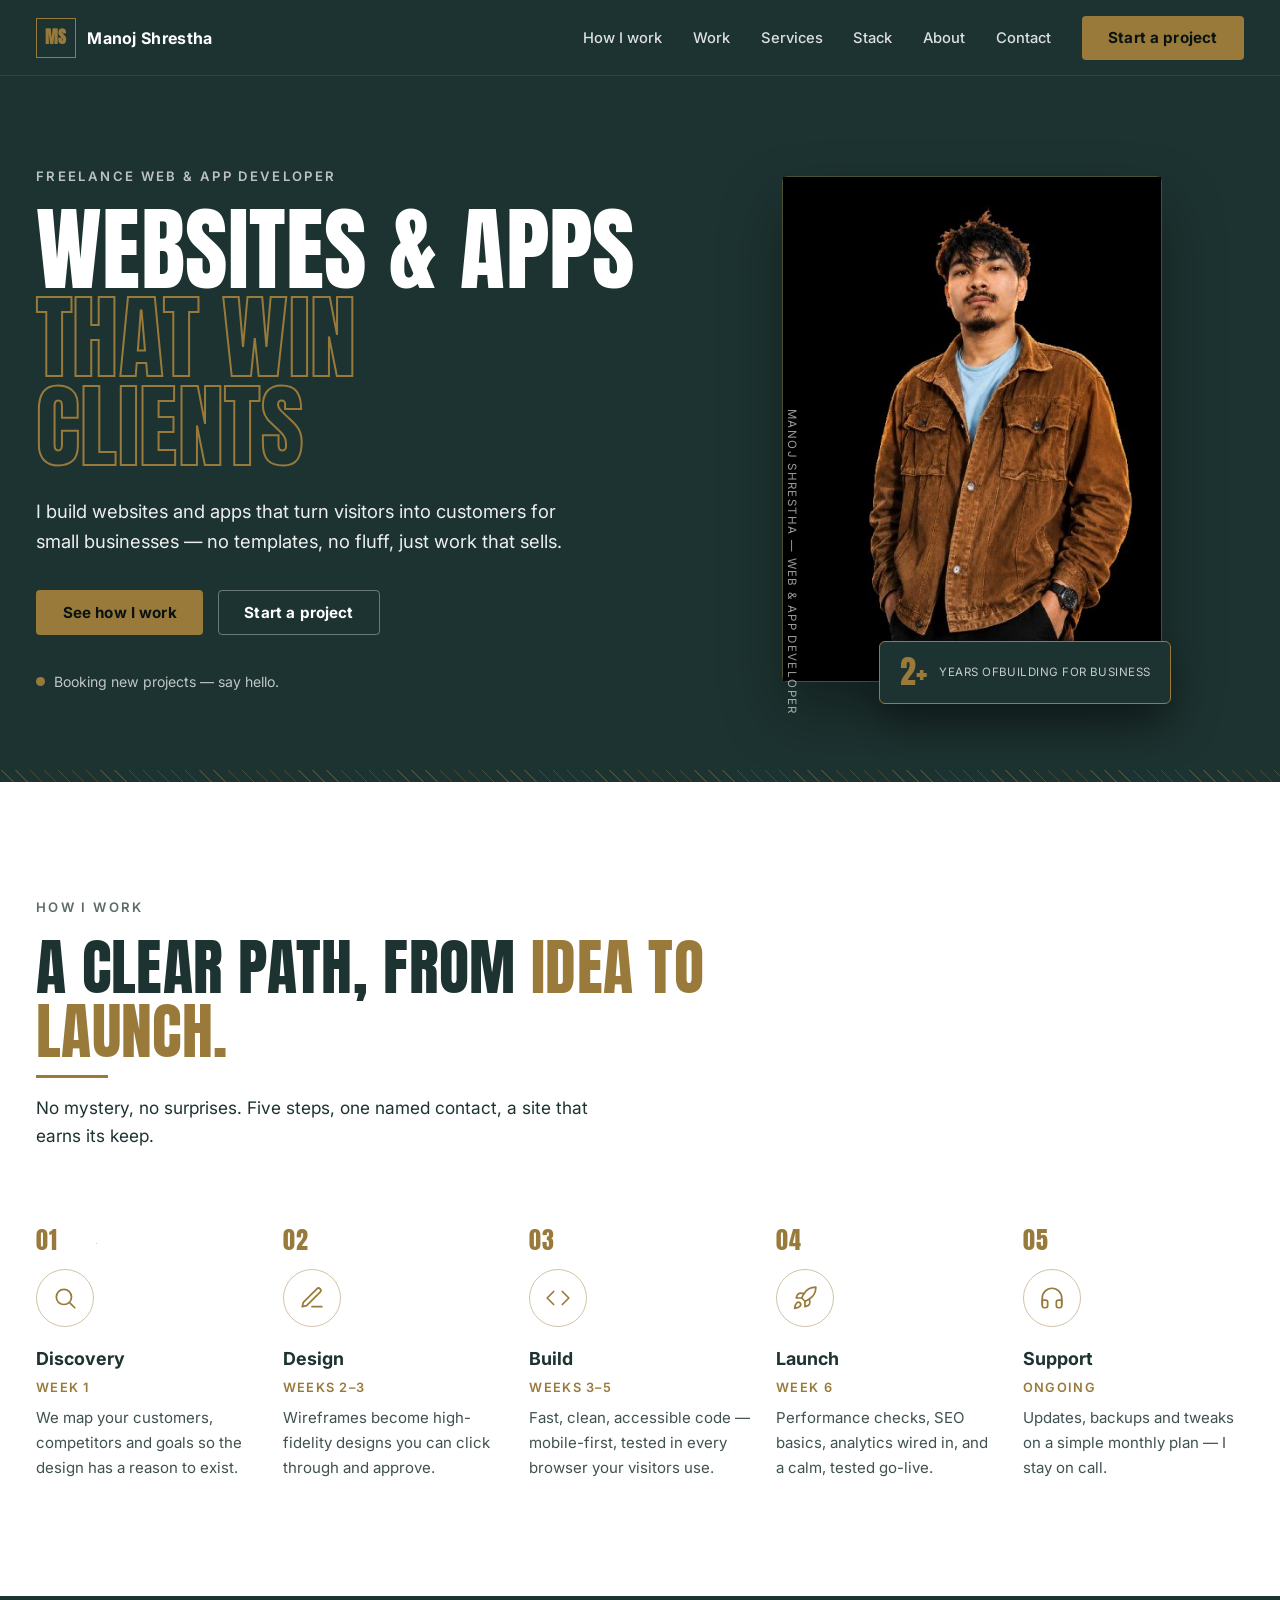
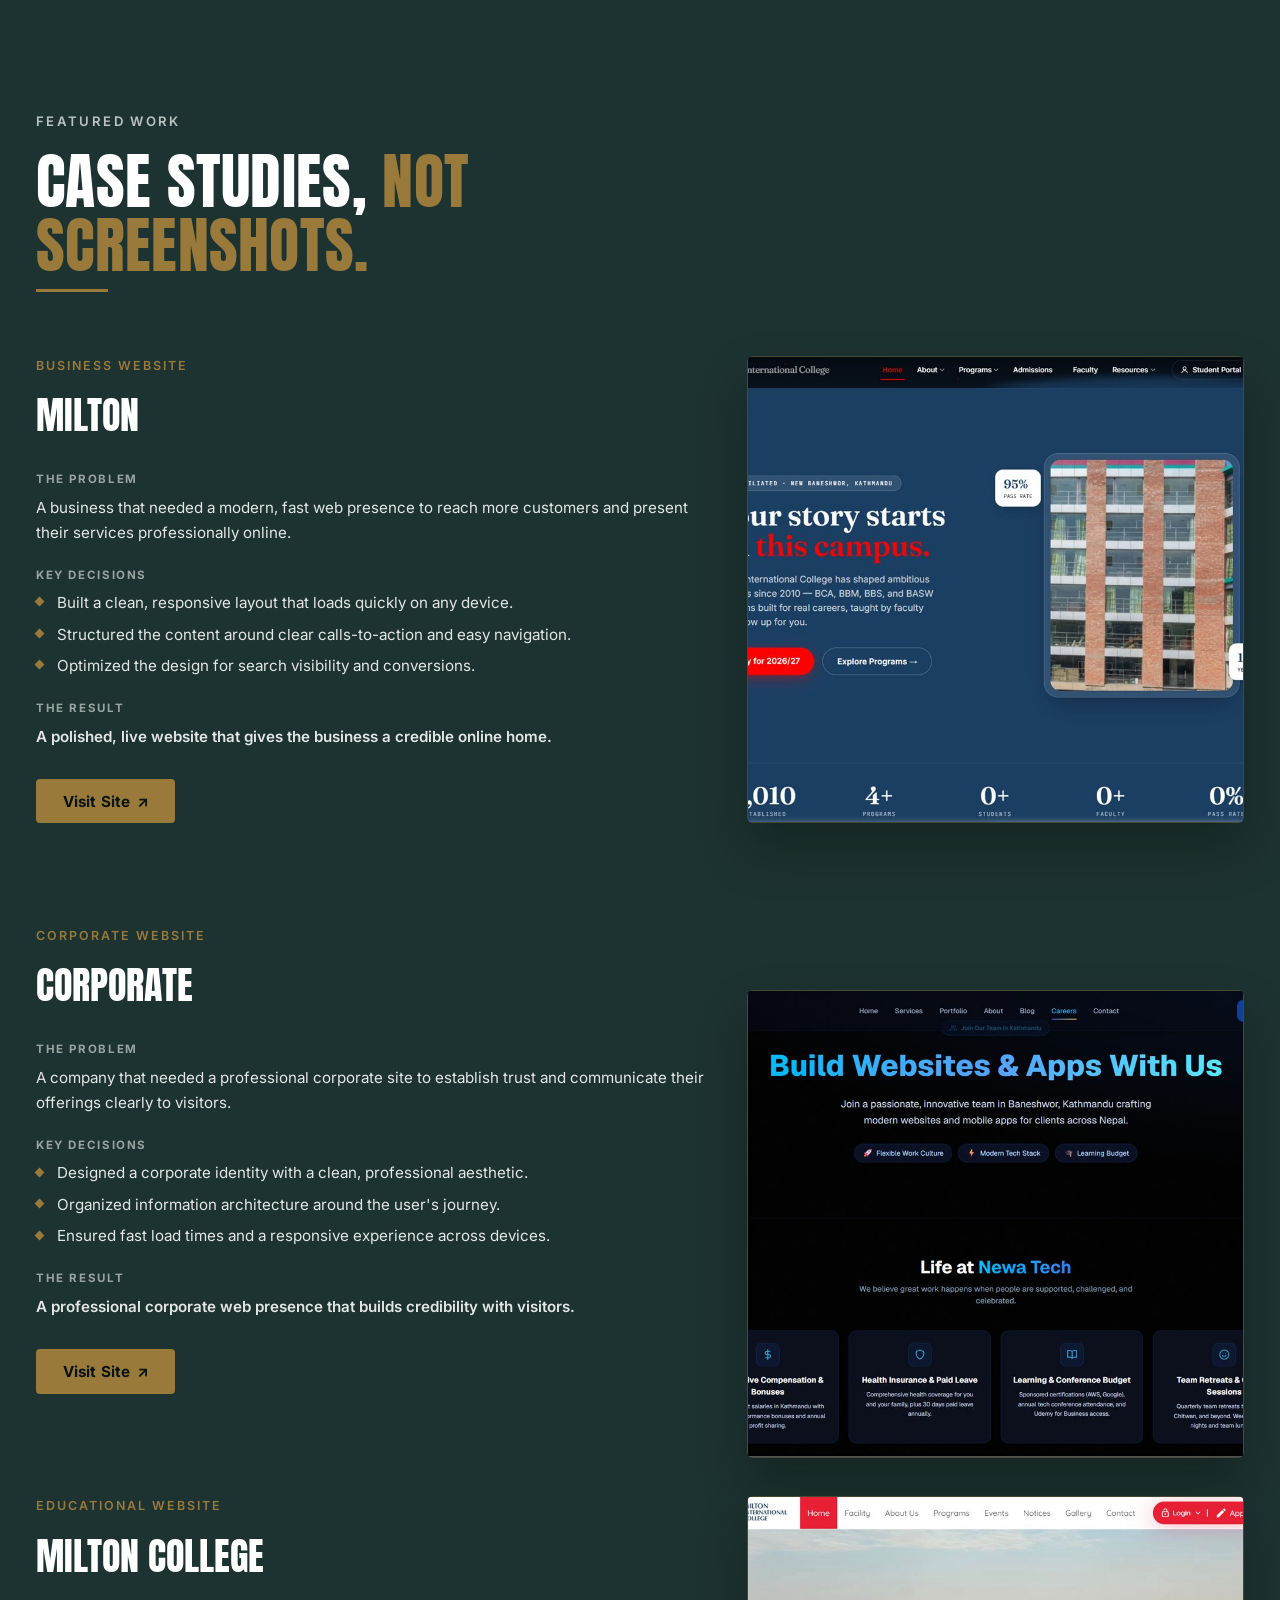
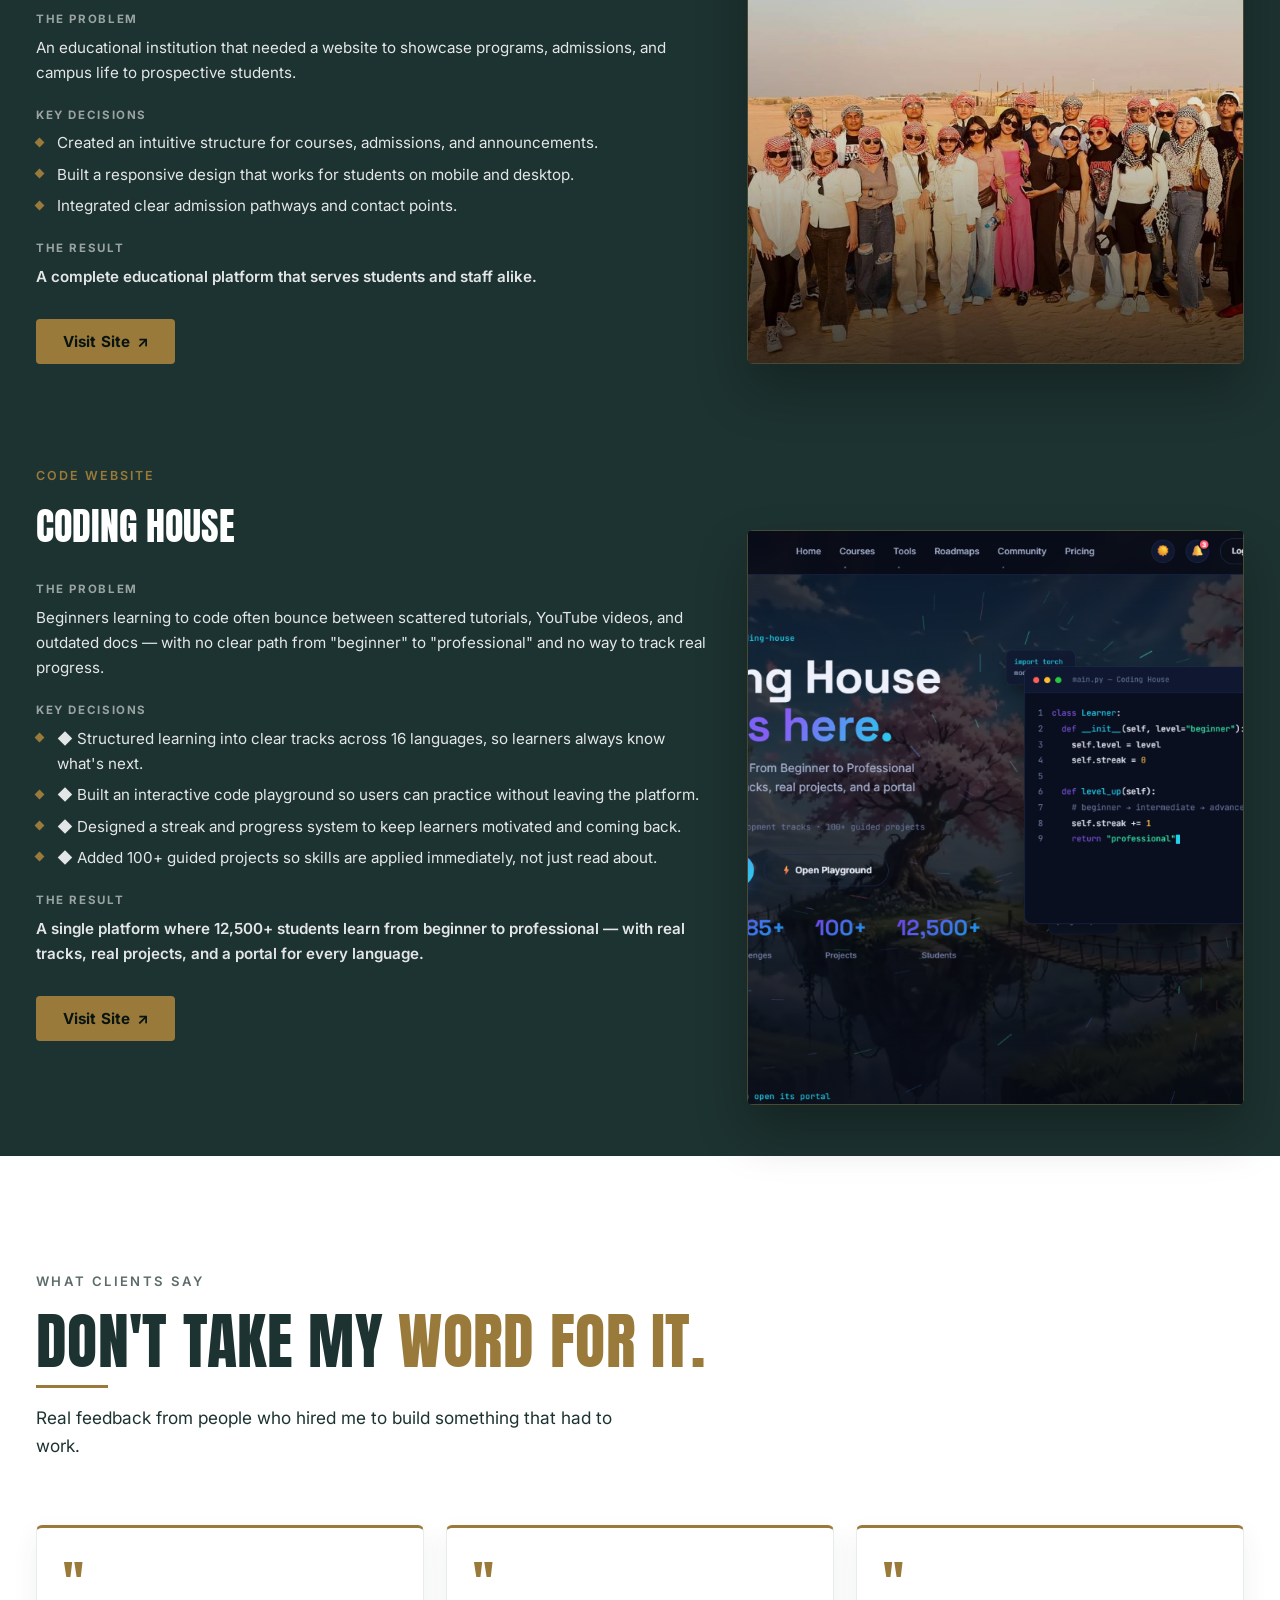
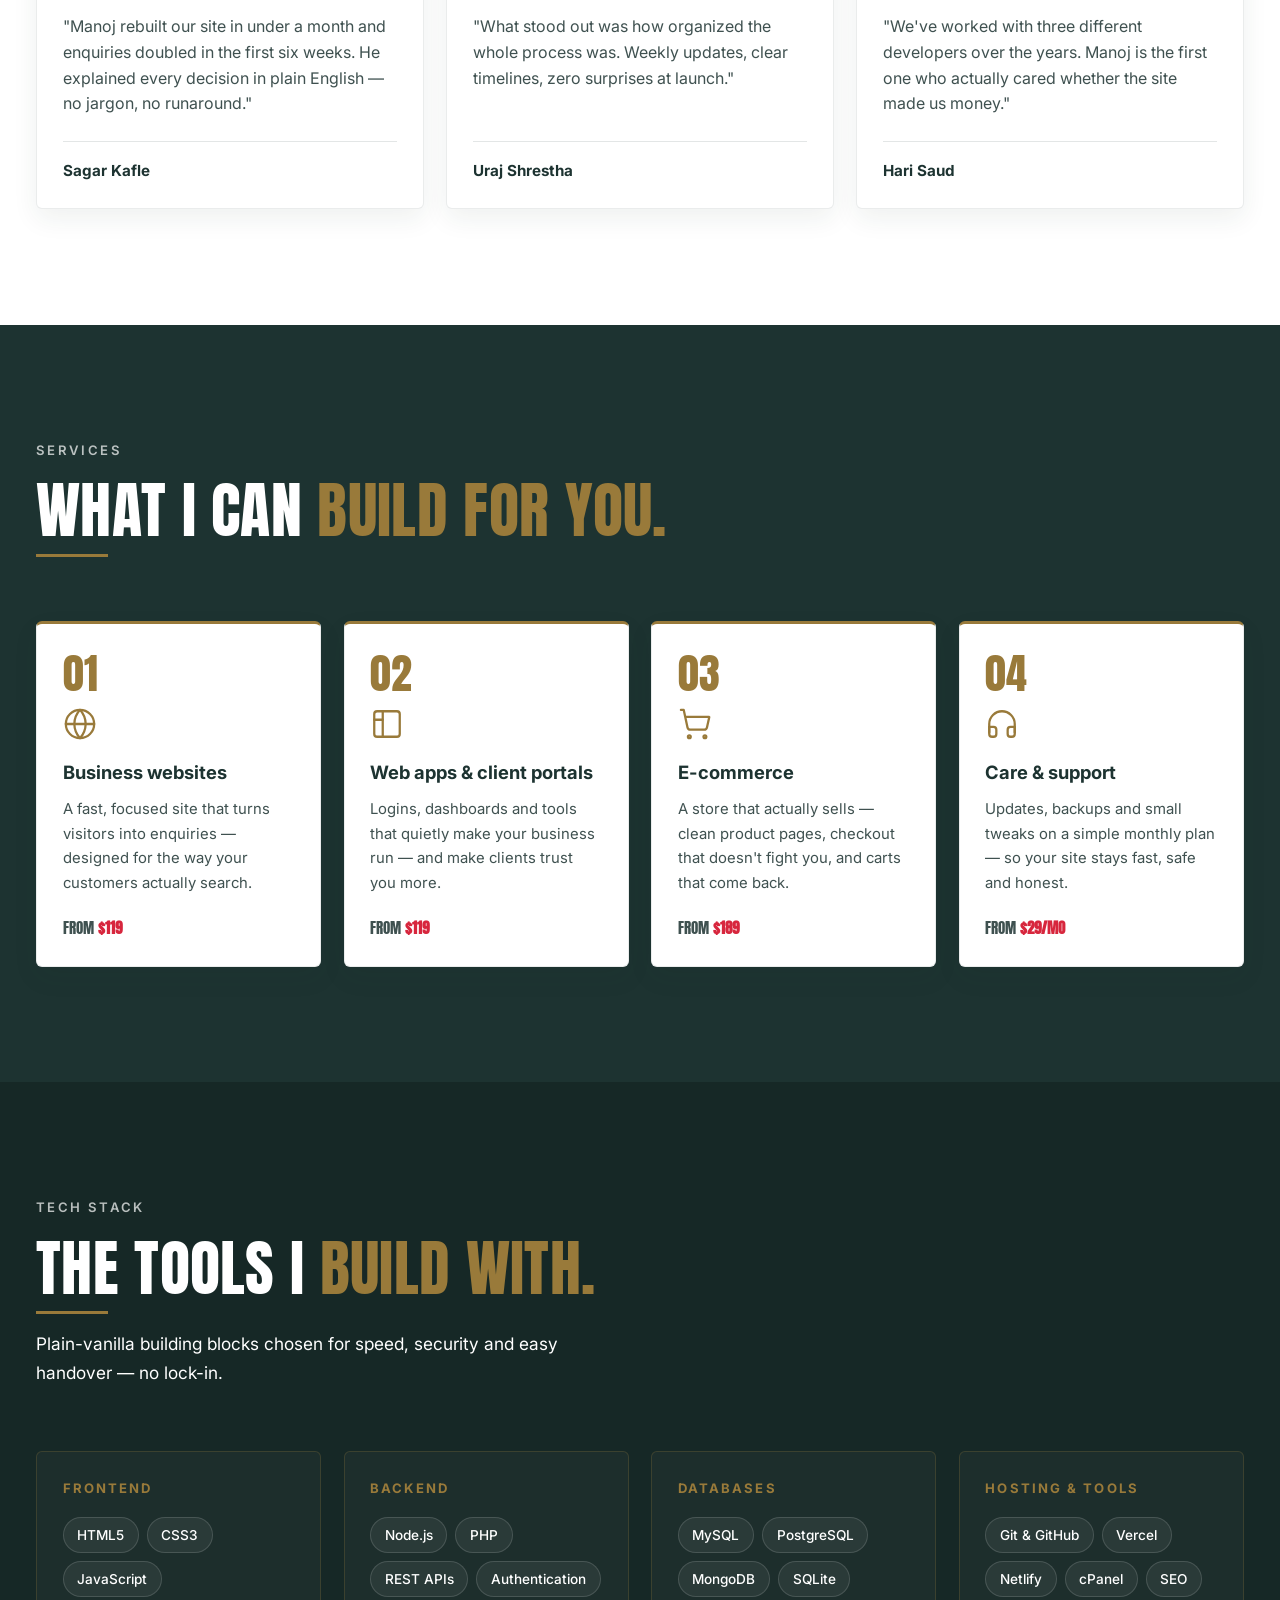
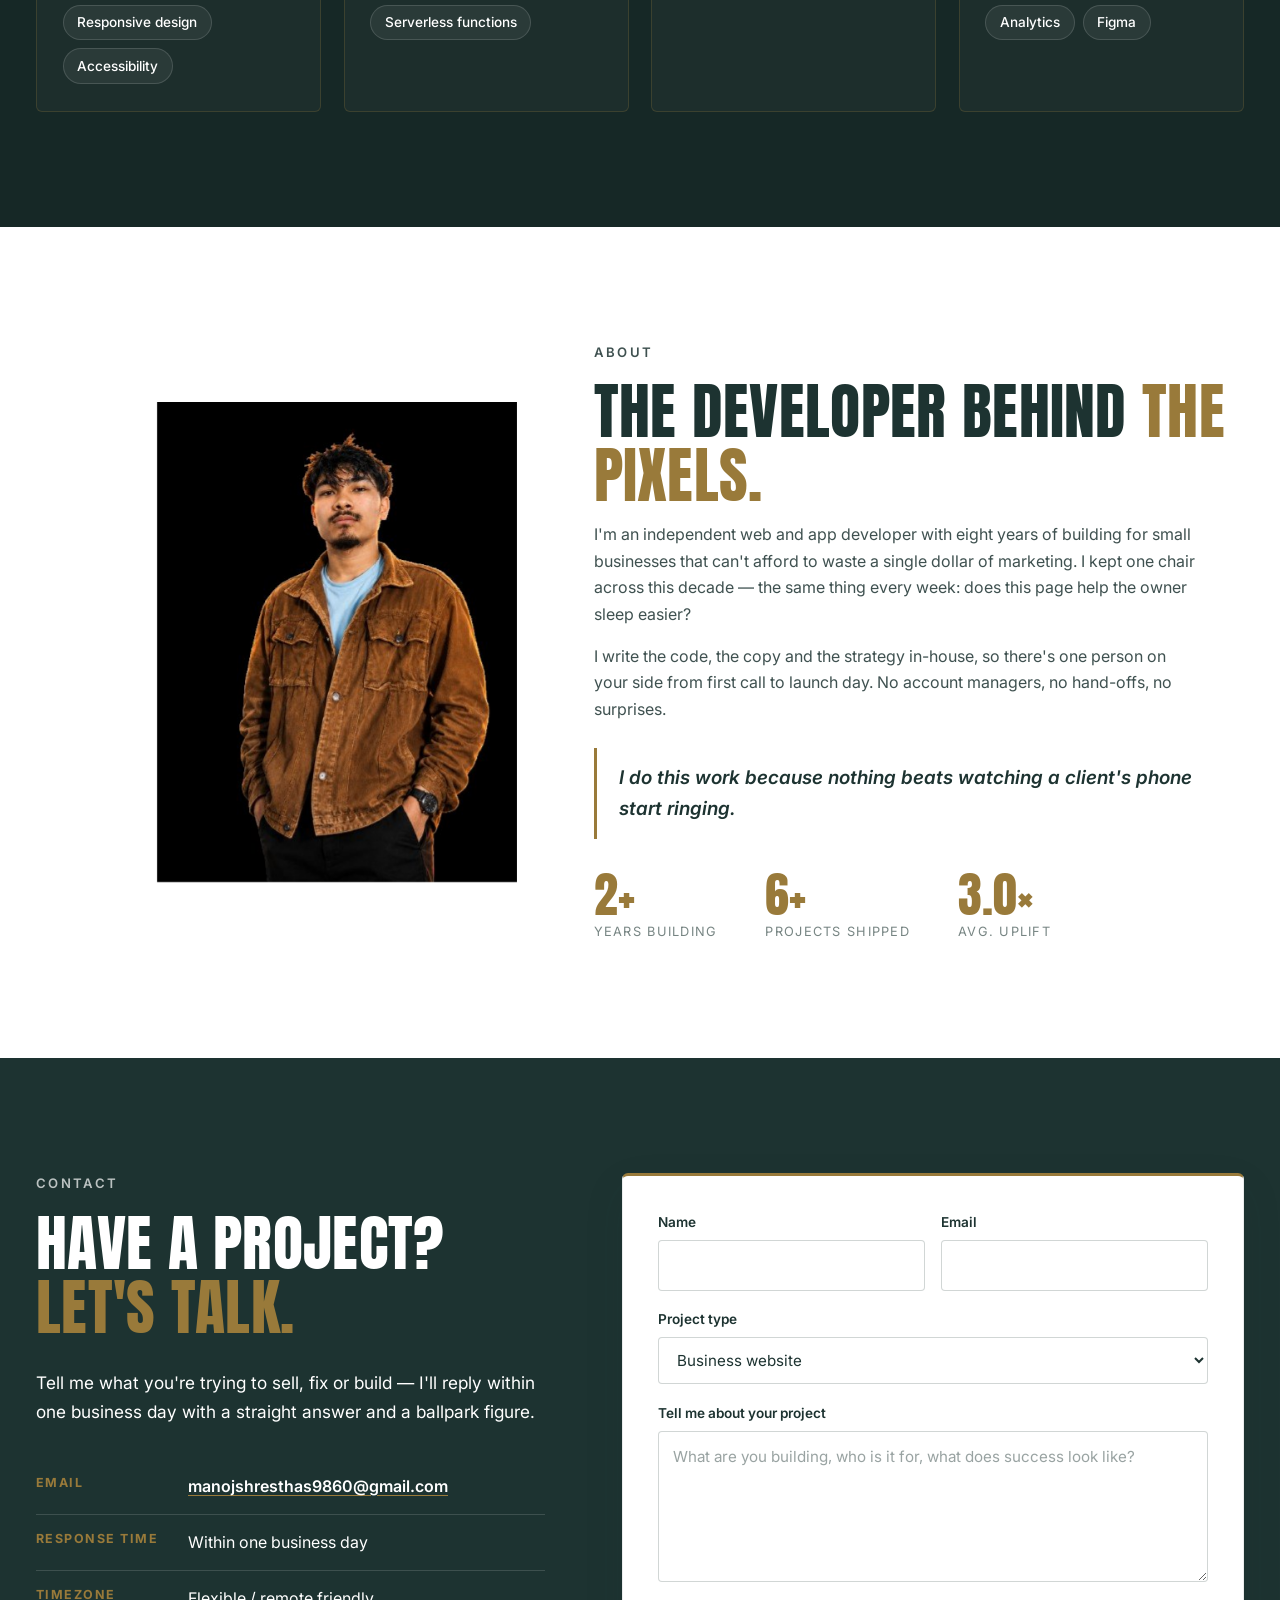
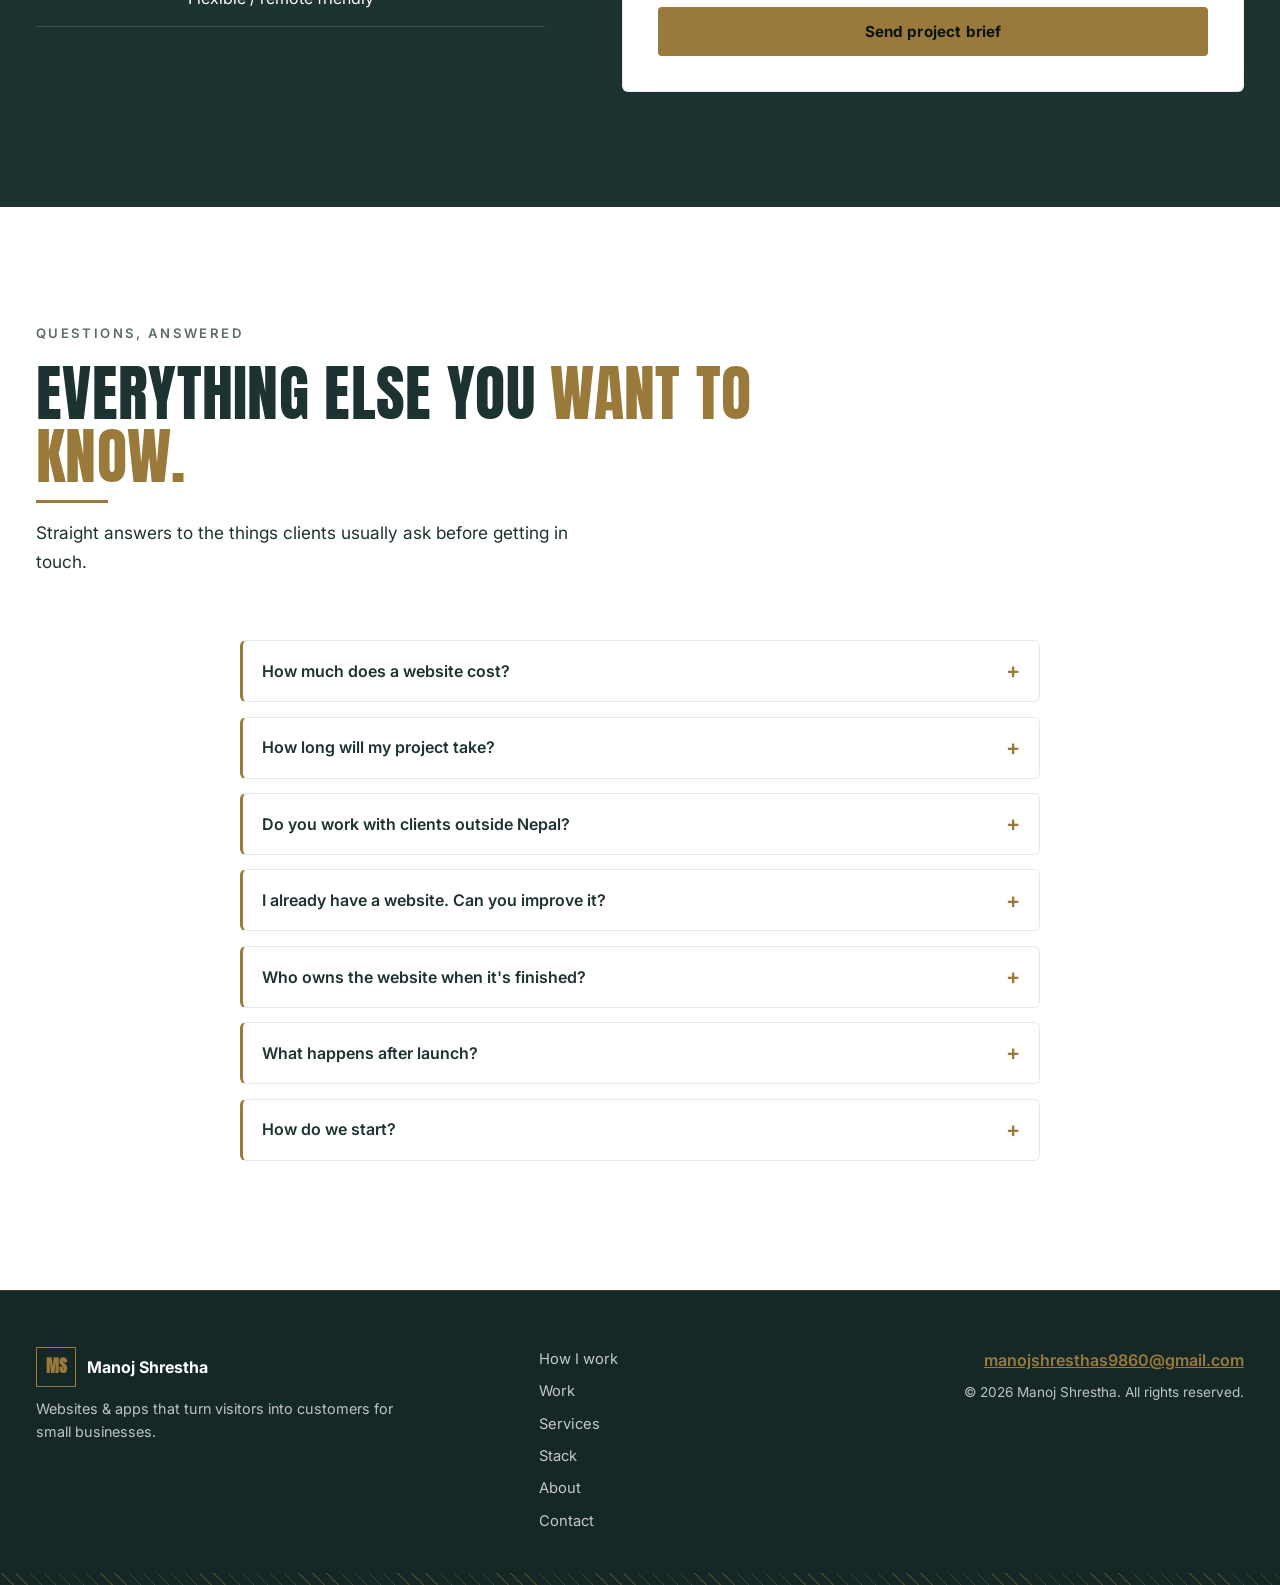
<file: index.html>
﻿<!DOCTYPE html>
<html lang="en">
<head>
  <meta charset="UTF-8" />
  <meta name="viewport" content="width=device-width, initial-scale=1.0" />

  <title>Manoj Shrestha — Web &amp; App Developer</title>
  <meta name="description" content="Manoj Shrestha builds websites and apps that turn visitors into customers for small businesses. Web development, client portals, e-commerce and ongoing care." />

  <!-- Social / link-preview tags -->
  <meta property="og:type" content="website" />
  <meta property="og:url" content="https://manoj-portfolio-eta.vercel.app/" />
  <meta property="og:title" content="Manoj Shrestha — Web & App Developer" />
  <meta property="og:description" content="I build websites and apps that turn visitors into customers for small businesses — no templates, no fluff, just work that sells." />
  <meta property="og:image" content="https://manoj-portfolio-eta.vercel.app/assets/img/hero-photo.jpg" />
  <meta name="twitter:card" content="summary_large_image" />

  <!-- Structured data for search engines -->
  <script type="application/ld+json">
  {
    "@context": "https://schema.org",
    "@type": "Person",
    "name": "Manoj Shrestha",
    "url": "https://manoj-portfolio-eta.vercel.app/",
    "jobTitle": "Freelance Web & App Developer",
    "email": "mailto:manojshresthas9860@gmail.com",
    "knowsAbout": ["Web development", "Web applications", "E-commerce", "Search engine optimization"]
  }
  </script>

  <link rel="icon" href='data:image/svg+xml,<svg xmlns="http://www.w3.org/2000/svg" viewBox="0 0 64 64"><rect width="64" height="64" rx="12" fill="%231D3331"/><text x="32" y="43" font-family="Arial, sans-serif" font-weight="900" font-size="26" fill="%23997A3A" text-anchor="middle">MS</text></svg>' />

  <!-- Fonts (default). The admin dashboard can swap these live. -->
  <link rel="preconnect" href="https://fonts.googleapis.com" />
  <link rel="preconnect" href="https://fonts.gstatic.com" crossorigin />
  <link id="cfg-fonts" href="https://fonts.googleapis.com/css2?family=Anton&family=Inter:wght@400;500;600;700&display=swap" rel="stylesheet" />

  <link rel="stylesheet" href="css/styles.css" />
</head>
<body id="top">

  <a class="skip-link" href="#main">Skip to content</a>

  <!-- ================= STICKY NAV ================= -->
  <header class="site-header" id="site-header">
    <nav class="nav container" aria-label="Primary">
      <a class="brand" href="#top">
        <span class="brand-mark" data-cfg="meta.initials">MS</span>
        <span class="brand-name" data-cfg="general.name">Manoj Shrestha</span>
      </a>

      <button class="nav-toggle" id="nav-toggle" aria-expanded="false" aria-controls="nav-menu">
        <span class="sr-only">Open menu</span>
        <span class="nav-toggle-bar"></span>
        <span class="nav-toggle-bar"></span>
      </button>

      <ul class="nav-menu" id="nav-menu">
        <li><a href="#process">How I work</a></li>
        <li><a href="#work">Work</a></li>
        <li><a href="#services">Services</a></li>
        <li><a href="#tech">Stack</a></li>
        <li><a href="#about">About</a></li>
        <li><a href="#contact">Contact</a></li>
        <li class="nav-cta"><a class="btn btn-gold" href="#contact" data-cfg="hero.cta2">Start a project</a></li>
      </ul>
    </nav>
  </header>

  <main id="main">

    <!-- ================= HERO ================= -->
    <section class="hero">
      <div class="container hero-grid">

        <div class="hero-copy">
          <p class="eyebrow"><span data-cfg="hero.eyebrow">Freelance Web &amp; App Developer</span></p>

          <h1 class="display hero-display">
            <span class="display-line display-solid" data-cfg="hero.title1">Websites &amp; apps</span>
            <span class="display-line display-outline" data-cfg="hero.title2">that win clients</span>
          </h1>

          <p class="hero-sub" data-cfg="hero.sub">
            I build websites and apps that turn visitors into customers
            for small businesses — no templates, no fluff, just work that sells.
          </p>

          <div class="hero-ctas">
            <a class="btn btn-gold" href="#process" data-cfg="hero.cta1">See how I work</a>
            <a class="btn btn-ghost" href="#contact" data-cfg="hero.cta2">Start a project</a>
          </div>

          <p class="hero-meta">
            <span class="pulse-dot" aria-hidden="true"></span>
            <span data-cfg="hero.meta">Booking new projects — say hello.</span>
          </p>
        </div>

        <div class="hero-visual" aria-hidden="true">
          <figure class="hero-photo">
            <img data-img="hero.image" src="assets/img/hero-photo.jpg" alt="" width="433" height="577" loading="eager" />
            <div class="hero-badge">
              <span class="hero-badge-num" data-cfg="hero.badgeNum">8+</span>
              <span class="hero-badge-label" data-cfg="hero.badgeLabel">Years of<br />building for business</span>
            </div>
            <figcaption class="photo-caption" data-cfg="hero.caption">Manoj Shrestha — Web &amp; App Developer</figcaption>
          </figure>
        </div>

      </div>
      <div class="dash-strip" aria-hidden="true"></div>
    </section>

    <!-- ================= PROCESS ================= -->
    <section class="section section-light" id="process">
      <div class="container">

        <header class="section-head">
          <p class="eyebrow"><span data-cfg="process.eyebrow">How I work</span></p>
          <h2 class="section-title"><span data-cfg="process.title">A clear path, from </span><em class="accent" data-cfg="process.titleAccent">idea to launch.</em></h2>
          <p class="section-intro" data-cfg="process.intro">No mystery, no surprises. Five steps, one named contact, a site that earns its keep.</p>
        </header>

        <ol class="timeline" id="process-list"><!-- steps rendered from site-config.js --></ol>

      </div>
    </section>

    <!-- ================= FEATURED WORK ================= -->
    <section class="section section-dark" id="work">
      <div class="container">

        <header class="section-head">
          <p class="eyebrow"><span data-cfg="work.eyebrow">Featured work</span></p>
          <h2 class="section-title"><span data-cfg="work.title">Case studies, </span><em class="accent" data-cfg="work.titleAccent">not screenshots.</em></h2>
        </header>

        <div id="projects-list"><!-- case studies rendered from site-config.js --></div>

      </div>
    </section>

    <!-- ================= TESTIMONIALS ================= -->
    <section class="section section-light" id="testimonials">
      <div class="container">

        <header class="section-head">
          <p class="eyebrow"><span data-cfg="testimonials.eyebrow">What clients say</span></p>
          <h2 class="section-title"><span data-cfg="testimonials.title">Don't take my </span><em class="accent" data-cfg="testimonials.titleAccent">word for it.</em></h2>
          <p class="section-intro" data-cfg="testimonials.intro">Real feedback from people who hired me to build something that had to work.</p>
        </header>

        <div class="testimonial-grid" id="testimonials-list"><!-- testimonials rendered from site-config.js --></div>

      </div>
    </section>

    <!-- ================= SERVICES ================= -->
    <section class="section section-dark" id="services">
      <div class="container">

        <header class="section-head">
          <p class="eyebrow"><span data-cfg="services.eyebrow">Services</span></p>
          <h2 class="section-title"><span data-cfg="services.title">What I can </span><em class="accent" data-cfg="services.titleAccent">build for you.</em></h2>
        </header>

        <div class="services-grid" id="services-list"><!-- services rendered from site-config.js --></div>

      </div>
    </section>

    <!-- ================= TECH STACK ================= -->
    <section class="section section-tech" id="tech">
      <div class="container">

        <header class="section-head">
          <p class="eyebrow"><span data-cfg="tech.eyebrow">Tech stack</span></p>
          <h2 class="section-title"><span data-cfg="tech.title">The tools I </span><em class="accent" data-cfg="tech.titleAccent">build with.</em></h2>
          <p class="section-intro" data-cfg="tech.intro">Plain-vanilla building blocks chosen for speed, security and easy handover — no lock-in.</p>
        </header>

        <div class="tech-grid" id="tech-list"><!-- categories rendered from site-config.js --></div>

      </div>
    </section>

    <!-- ================= ABOUT ================= -->
    <section class="section section-light" id="about">
      <div class="container about-grid">

        <figure class="about-photo reveal">
          <img data-img="about.image" src="assets/img/hero-photo.jpg" alt="Portrait of Manoj Shrestha" width="433" height="577" loading="lazy" />
        </figure>

        <div class="about-copy reveal">
          <p class="eyebrow"><span data-cfg="about.eyebrow">About</span></p>
          <h2 class="section-title"><span data-cfg="about.title">The developer behind </span><em class="accent" data-cfg="about.titleAccent">the pixels.</em></h2>

          <p data-cfg="about.bio1">
            I'm an independent web and app developer with eight years of building for small
            businesses that can't afford to waste a single dollar of marketing.
          </p>
          <p data-cfg="about.bio2">
            I write the code, the copy and the strategy in-house, so there's one
            person on your side from first call to launch day.
          </p>

          <blockquote class="about-why">
            <p data-cfg="about.why">"I do this work because nothing beats watching a client's phone start ringing."</p>
          </blockquote>

          <ul class="stats" id="stats-list" aria-label="Experience stats"><!-- stats rendered from site-config.js --></ul>
        </div>

      </div>
    </section>

    <!-- ================= CONTACT ================= -->
    <section class="section section-dark" id="contact">
      <div class="container contact-grid">

        <div class="contact-copy">
          <p class="eyebrow"><span data-cfg="contact.eyebrow">Contact</span></p>
          <h2 class="section-title"><span data-cfg="contact.title">Have a project? </span><em class="accent" data-cfg="contact.titleAccent">Let's talk.</em></h2>
          <p class="section-intro" data-cfg="contact.intro">
            Tell me what you're trying to sell, fix or build — I'll reply within
            one business day with a straight answer and a ballpark figure.
          </p>

          <ul class="contact-list">
            <li>
              <span class="contact-label">Email</span>
              <a data-cfg-link="contact.email" href="mailto:manojshresthas9860@gmail.com">manojshresthas9860@gmail.com</a>
            </li>
            <li>
              <span class="contact-label">Response time</span>
              <span data-cfg="contact.responseTime">Within one business day</span>
            </li>
            <li>
              <span class="contact-label">Timezone</span>
              <span data-cfg="contact.timezone">Flexible / remote friendly</span>
            </li>
          </ul>
        </div>

        <form class="contact-form" id="contact-form" novalidate>
          <div class="form-row">
            <div class="form-field">
              <label for="f-name">Name</label>
              <input type="text" id="f-name" name="name" autocomplete="name" required />
            </div>
            <div class="form-field">
              <label for="f-email">Email</label>
              <input type="email" id="f-email" name="email" autocomplete="email" required />
            </div>
          </div>

          <div class="form-field">
            <label for="f-type">Project type</label>
            <select id="f-type" name="type">
              <option>Business website</option>
              <option>Web app / client portal</option>
              <option>E-commerce store</option>
              <option>Redesign</option>
              <option>Maintenance / support</option>
              <option>Something else</option>
            </select>
          </div>

          <div class="form-field">
            <label for="f-message">Tell me about your project</label>
            <textarea id="f-message" name="message" rows="5" placeholder="What are you building, who is it for, what does success look like?" required></textarea>
          </div>

          <button class="btn btn-gold btn-block" type="submit">Send project brief</button>
          <p class="form-note" id="form-note" hidden role="status" data-cfg="contact.formNote">
            Thanks — your brief is on its way.
          </p>
        </form>

      </div>
    </section>

    <!-- ================= FAQ ================= -->
    <section class="section section-light" id="faq">
      <div class="container">

        <header class="section-head">
          <p class="eyebrow"><span data-cfg="faq.eyebrow">Questions, answered</span></p>
          <h2 class="section-title"><span data-cfg="faq.title">Everything else you </span><em class="accent" data-cfg="faq.titleAccent">want to know.</em></h2>
          <p class="section-intro" data-cfg="faq.intro">Straight answers to the things clients usually ask before getting in touch.</p>
        </header>

        <div class="faq-list" id="faq-list"><!-- questions rendered from site-config.js --></div>

      </div>
    </section>

  </main>

  <!-- ================= FOOTER ================= -->
  <footer class="site-footer">
    <div class="container footer-grid">
      <div class="footer-brand">
        <p class="footer-name"><span class="brand-mark" data-cfg="meta.initials">MS</span> <span data-cfg="general.name">Manoj Shrestha</span></p>
        <p class="footer-tag" data-cfg="footer.tag">Websites &amp; apps that turn visitors into customers for small businesses.</p>
      </div>
      <nav class="footer-nav" aria-label="Footer">
        <a href="#process">How I work</a>
        <a href="#work">Work</a>
        <a href="#services">Services</a>
        <a href="#tech">Stack</a>
        <a href="#about">About</a>
        <a href="#contact">Contact</a>
      </nav>
      <div class="footer-contact">
        <a data-cfg-link="general.email" href="mailto:manojshresthas9860@gmail.com">manojshresthas9860@gmail.com</a>
        <p>&copy; <span id="year">2026</span> <span data-cfg="general.name">Manoj Shrestha</span>. All rights reserved.</p>
      </div>
    </div>
    <div class="dash-strip" aria-hidden="true"></div>
  </footer>

  <script src="js/site-config.js"></script>
  <script src="js/main.js"></script>

  <a class="mobile-cta" href="#contact" data-cfg="hero.cta2">Start a project</a>
</body>
</html>
</file>
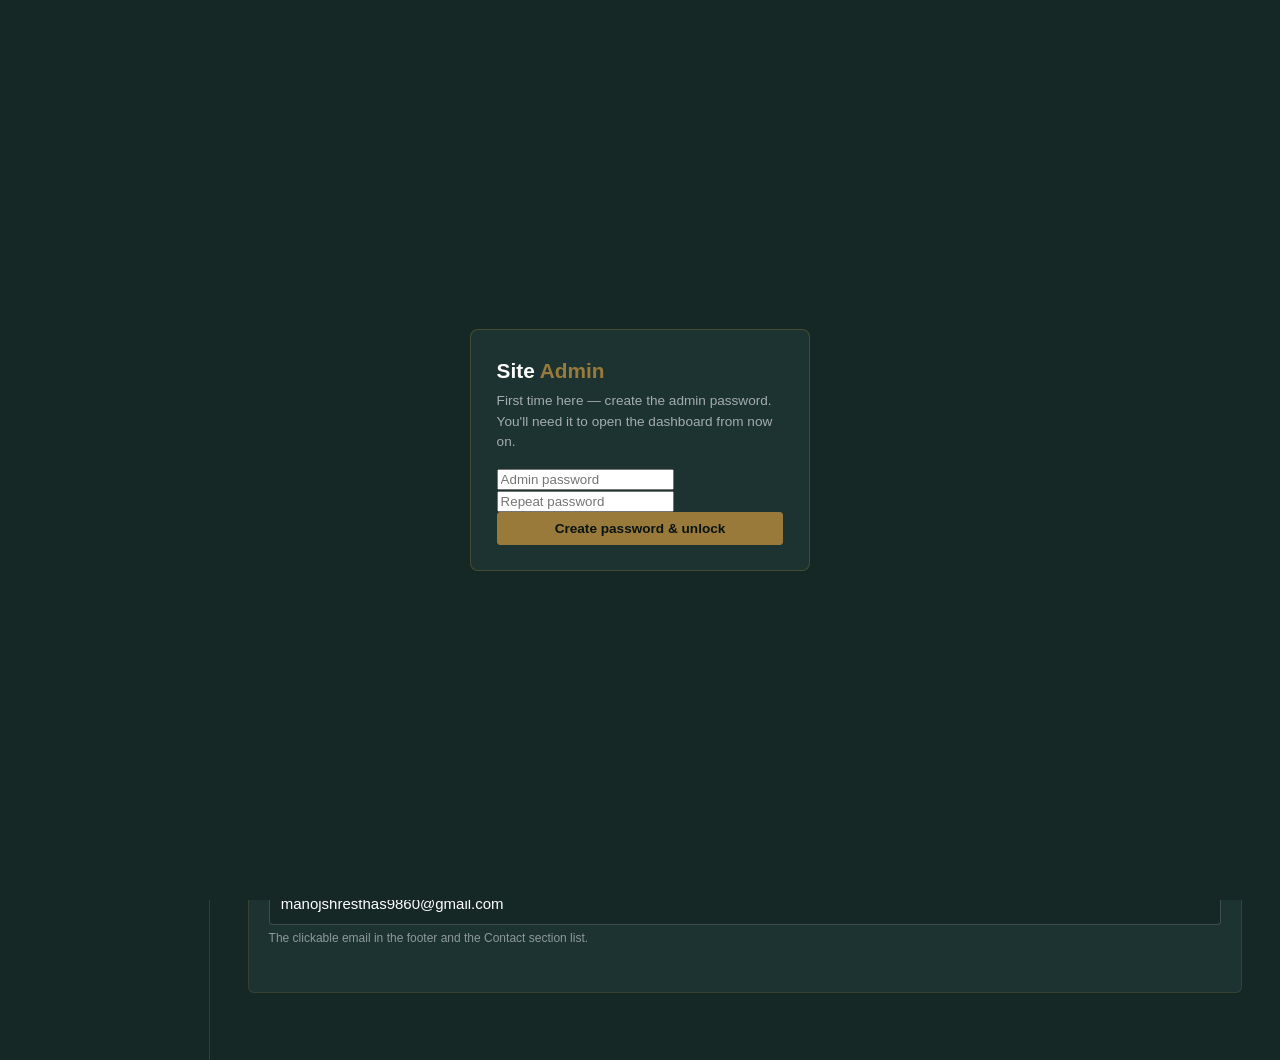
<file: admin.html>
<!DOCTYPE html>
<html lang="en">
<head>
  <meta charset="UTF-8" />
  <meta name="viewport" content="width=device-width, initial-scale=1.0" />
  <title>Site Admin — Edit Content &amp; Theme</title>
  <meta name="robots" content="noindex, nofollow" />
  <style>
    :root {
      --green: #1D3331;
      --green-deep: #162826;
      --gold: #997A3A;
      --paper: #F4F4F2;
    }
    * { box-sizing: border-box; }
    body {
      margin: 0;
      font-family: "Segoe UI", Arial, sans-serif;
      font-size: 15px;
      line-height: 1.5;
      background: var(--green-deep);
      color: #fff;
    }
    .topbar {
      display: flex;
      flex-wrap: wrap;
      align-items: center;
      gap: 0.8rem;
      padding: 1rem max(1rem, 4vw);
      background: var(--green);
      border-bottom: 1px solid rgba(153, 122, 58, 0.4);
      position: sticky;
      top: 0;
      z-index: 50;
    }
    .topbar h1 { margin: 0; font-size: 1.15rem; letter-spacing: 0.04em; }
    .topbar h1 span { color: var(--gold); }
    .topbar .spacer { flex: 1; }
    .btn {
      border: 1px solid rgba(255, 255, 255, 0.3);
      background: transparent;
      color: #fff;
      padding: 0.5rem 1rem;
      font-size: 0.85rem;
      font-weight: 600;
      border-radius: 3px;
      cursor: pointer;
      text-decoration: none;
      display: inline-block;
    }
    .btn:hover { border-color: var(--gold); }
    .btn.gold { background: var(--gold); border-color: var(--gold); color: #091411; }
    .btn.gold:hover { filter: brightness(1.1); }
    .btn.small { padding: 0.3rem 0.6rem; font-size: 0.75rem; }

    .wrap { display: grid; grid-template-columns: 210px 1fr; gap: 0; min-height: calc(100vh - 64px); }
    .tabs { background: var(--green-deep); padding: 1rem 0.8rem; border-right: 1px solid rgba(153, 122, 58, 0.25); }
    .tabs button {
      display: block;
      width: 100%;
      text-align: left;
      background: none;
      border: 0;
      color: rgba(255, 255, 255, 0.75);
      padding: 0.65rem 0.9rem;
      font-size: 0.9rem;
      cursor: pointer;
      border-left: 2px solid transparent;
    }
    .tabs button:hover { color: #fff; }
    .tabs button.active { color: var(--gold); border-left-color: var(--gold); background: rgba(153, 122, 58, 0.12); }

    .panel { display: none; padding: 1.6rem max(1.2rem, 3vw) 3rem; }
    .panel.active { display: block; }
    .panel h2 { margin: 0 0 0.2rem; font-size: 1.4rem; }
    .panel .hint { color: rgba(255, 255, 255, 0.55); margin: 0 0 1.6rem; font-size: 0.85rem; }

    .group { background: var(--green); border: 1px solid rgba(153, 122, 58, 0.2); border-radius: 6px; padding: 1.2rem; margin-bottom: 1.2rem; }
    .group h3 { margin: 0 0 1rem; font-size: 0.85rem; letter-spacing: 0.1em; text-transform: uppercase; color: var(--gold); }

    .field { margin-bottom: 1rem; }
    .field label { display: block; font-size: 0.82rem; font-weight: 600; color: rgba(255, 255, 255, 0.85); margin-bottom: 0.3rem; }
    .field input[type="text"], .field input[type="email"], .field textarea, .field select {
      width: 100%;
      padding: 0.55rem 0.7rem;
      font: inherit;
      color: #fff;
      background: var(--green-deep);
      border: 1px solid rgba(255, 255, 255, 0.18);
      border-radius: 4px;
    }
    .field textarea { resize: vertical; min-height: 70px; }
    .field input:focus, .field textarea:focus, .field select:focus { outline: none; border-color: var(--gold); }
    .field input[type="color"] { width: 64px; height: 38px; padding: 2px; background: var(--green-deep); border: 1px solid rgba(255,255,255,0.25); border-radius: 4px; cursor: pointer; }
    .field input[type="range"] { width: 60%; vertical-align: middle; }
    .field .range-val { display: inline-block; min-width: 3rem; color: var(--gold); font-weight: 700; }
    .field .hint { font-size: 0.75rem; color: rgba(255,255,255,0.5); margin-top: 0.25rem; }

    .imgrow { display: flex; gap: 0.8rem; align-items: flex-start; }
    .imgrow img { width: 90px; height: 90px; object-fit: cover; border: 1px solid rgba(255,255,255,0.2); border-radius: 4px; background: #000; }
    .imgrow .imgmeta { flex: 1; }

    .item {
      background: var(--green-deep);
      border: 1px solid rgba(153, 122, 58, 0.35);
      border-radius: 6px;
      padding: 1rem;
      margin-bottom: 1rem;
    }
    .item-head { display: flex; align-items: center; justify-content: space-between; margin-bottom: 0.8rem; }
    .item-head strong { color: var(--gold); font-size: 0.9rem; }
    .item .grid2 { display: grid; grid-template-columns: 1fr 1fr; gap: 0.8rem; }

    .status {
      position: fixed;
      bottom: 1rem; right: 1rem;
      background: var(--gold);
      color: #091411;
      font-weight: 700;
      padding: 0.7rem 1.1rem;
      border-radius: 4px;
      opacity: 0;
      transform: translateY(8px);
      transition: opacity 0.25s ease, transform 0.25s ease;
      pointer-events: none;
      z-index: 100;
    }
    .status.show { opacity: 1; transform: none; }

    @media (max-width: 860px) {
      .wrap { grid-template-columns: 1fr; }
      .tabs { display: flex; flex-wrap: wrap; gap: 0.3rem; border-right: 0; border-bottom: 1px solid rgba(153,122,58,0.25); }
      .tabs button { width: auto; border-left: 0; border-bottom: 2px solid transparent; }
      .tabs button.active { border-bottom-color: var(--gold); }
      .item .grid2 { grid-template-columns: 1fr; }
    }

    .lock {
      position: fixed;
      inset: 0;
      z-index: 200;
      background: var(--green-deep);
      display: flex;
      align-items: center;
      justify-content: center;
    }
    .lock[hidden] { display: none; }
    .lock-card {
      width: min(340px, 90vw);
      background: var(--green);
      border: 1px solid rgba(153, 122, 58, 0.35);
      border-radius: 8px;
      padding: 1.6rem;
    }
    .lock-card h2 { margin: 0 0 0.3rem; font-size: 1.3rem; }
    .lock-card h2 span { color: var(--gold); }
    .lock-hint { color: rgba(255, 255, 255, 0.6); font-size: 0.85rem; margin: 0 0 1rem; }
    .lock-card .field input {
      width: 100%;
      padding: 0.55rem 0.7rem;
      font: inherit;
      color: #fff;
      background: var(--green-deep);
      border: 1px solid rgba(255, 255, 255, 0.18);
      border-radius: 4px;
      margin-bottom: 0.6rem;
    }
    .lock-card .field input:focus { outline: none; border-color: var(--gold); }
    .lock-card .btn { width: 100%; }
    .lock-card .btn + .btn { width: auto; margin-top: 0.8rem; }
  </style>
</head>
<body>

  <div class="topbar">
    <h1>Site <span>Admin</span></h1>
    <span style="color:rgba(255,255,255,0.5);font-size:0.8rem;">Edit every word, image, font &amp; color</span>
    <div class="spacer"></div>
    <a class="btn" href="index.html" target="_blank">View site</a>
    <button class="btn" id="btn-export">Export JSON</button>
    <button class="btn" id="btn-import">Import JSON</button>
    <input type="file" id="import-file" accept="application/json,.json" hidden />
    <button class="btn gold" id="btn-save">Save draft</button>
  </div>

  <div class="wrap">
    <nav class="tabs" id="tabs"><!-- tabs generated by admin.js --></nav>
    <main class="panels" id="panels"><!-- panels generated by admin.js --></main>
  </div>

  <div class="status" id="status"></div>

  <div class="lock" id="lock">
    <div class="lock-card">
      <h2>Site <span>Admin</span></h2>
      <p class="lock-hint" id="lock-hint">Enter your admin password to continue.</p>
      <input type="password" id="lock-pass" placeholder="Admin password" autocomplete="off" />
      <input type="password" id="lock-pass2" placeholder="Repeat password" autocomplete="off" style="display:none" />
      <button type="button" class="btn gold" id="lock-btn">Unlock</button>
      <button type="button" class="btn" id="lock-reset" style="display:none">Forgot password — reset</button>
    </div>
  </div>

  <script src="js/site-config.js"></script>
  <script src="js/admin.js"></script>
</body>
</html>
</file>
<file: css/styles.css>
/* ============================================================
   PORTFOLIO STYLESHEET — dark forest green + gold + bold type
   Palette (see also <head> comment in index.html):
   --green   #1D3331  primary background / ink on light
   --gold    #997A3A  accents, display headings, rules, icons
   --white   #FFFFFF  text on dark
   --paper   #F4F4F2  light section backgrounds
   ============================================================ */

:root {
  --green: #1D3331;
  --green-deep: #162826;   /* footer, slightly darker panel */
  --gold: #997A3A;
  --gold-lite: #b28f46;                   /* gold hover */
  --gold-soft: rgba(153, 122, 58, 0.45); /* decorative lines/rings */
  --gold-ink: #091411;                    /* dark text ON gold buttons (AA 4.7:1) */
  --white: #ffffff;
  --paper: #F4F4F2;
  --ink-light: #0f1d1c;                   /* body text on light sections */

  --font-display: "Anton", "Arial Narrow", sans-serif;
  --font-body: "Inter", system-ui, -apple-system, "Segoe UI", sans-serif;

  --nav-h: 76px;
  --container: 1600px;

  /* editable via the admin dashboard (theme tab) */
  --fs-body: 1rem;
  --display-scale: 1;
  --price: #d7263d;
  --radius-card: 6px;
  --radius-btn: 4px;
  --space-y: clamp(4.5rem, 9vw, 7.5rem);
}

/* ================= RESET & BASE ================= */
*, *::before, *::after { box-sizing: border-box; }

html {
  scroll-behavior: smooth;
  /* keep anchored sections clear of the sticky nav */
  scroll-padding-top: calc(var(--nav-h) + 12px);
  /* safety net: never show a horizontal scrollbar on any device */
  overflow-x: hidden;
}

body {
  overflow-x: hidden;
  margin: 0;
  font-family: var(--font-body);
  font-size: var(--fs-body);
  line-height: 1.65;
  color: var(--white);
  background: var(--green);
  -webkit-font-smoothing: antialiased;
  overflow-wrap: break-word;
  text-size-adjust: 100%;
}

img { max-width: 100%; display: block; }
a { color: inherit; }
ul, ol { margin: 0; padding: 0; list-style: none; }
h1, h2, h3, h4, p, figure, blockquote { margin: 0; }

/* Grid/flex children must be allowed to shrink, or wide screens can overflow */
.case-body, .step, .hero-copy, .hero-visual, .about-copy, .contact-copy, .service,
.nav-menu, .timeline, .services-grid, .stats { min-width: 0; }

::selection { background: var(--gold); color: var(--gold-ink); }

:focus-visible {
  outline: 2px solid var(--gold);
  outline-offset: 3px;
  border-radius: 2px;
}

.sr-only {
  position: absolute;
  width: 1px; height: 1px;
  margin: -1px; padding: 0;
  overflow: hidden;
  clip: rect(0 0 0 0);
  white-space: nowrap;
  border: 0;
}

.skip-link {
  position: absolute;
  left: 1rem; top: -100%;
  z-index: 200;
  padding: 0.7rem 1.2rem;
  background: var(--gold);
  color: var(--gold-ink);
  font-weight: 600;
  text-decoration: none;
  transition: top 0.2s ease;
}
.skip-link:focus { top: 0.75rem; }

/* ================= LAYOUT HELPERS ================= */
.container {
  width: min(100% - clamp(2rem, 6vw, 4.5rem), var(--container));
  margin-inline: auto;
}

.section { padding: var(--space-y) 0; }
.section-light { background: var(--paper); color: var(--ink-light); }
.section-dark { background: var(--green); color: var(--white); }

.section-head { max-width: 46rem; margin-bottom: clamp(2.5rem, 5vw, 4rem); }
.section-intro { margin-top: 1rem; font-size: 1.08rem; max-width: 36rem; }

/* Oversized section headings (Anton) */
.section-title {
  font-family: var(--font-display);
  font-weight: 400;
  font-size: calc(clamp(2.3rem, 5vw, 3.9rem) * var(--display-scale));
  line-height: 1.02;
  letter-spacing: 0.005em;
  text-transform: uppercase;
}

/* --- Decorative diagonal band (thin gold hair-line stripes) --- */
.dash-strip {
  height: 12px;
  background-image: repeating-linear-gradient(
    45deg,
    transparent 0 9px,
    rgba(153, 122, 58, 0.5) 9px 10px
  );
  opacity: 0.7;
}

/* --- Thin gold circular outline accents --- */
.ring {
  position: absolute;
  display: block;
  border: 1px solid var(--gold-soft);
  border-radius: 50%;
  pointer-events: none;
  z-index: 0;
}

/* ================= BUTTONS ================= */
.btn {
  display: inline-flex;
  align-items: center;
  gap: 0.4rem;
  padding: 0.85rem 1.6rem;
  font: 700 0.95rem/1 var(--font-body);
  letter-spacing: 0.01em;
  text-decoration: none;
  border: 1px solid transparent;
  border-radius: var(--radius-btn);
  cursor: pointer;
  transition: transform 0.18s ease, background-color 0.18s ease, color 0.18s ease, border-color 0.18s ease;
}
.btn:hover { transform: translateY(-2px); }

.btn-gold { background: var(--gold); color: var(--gold-ink); }
.btn-gold:hover { background: #b28f46; }

.btn-ghost {
  background: transparent;
  border-color: rgba(255, 255, 255, 0.35);
  color: var(--white);
}
.btn-ghost:hover { border-color: var(--gold); color: #f5e9cf; }

.btn-block { width: 100%; justify-content: center; padding: 1rem; }

/* Ghost variant used on light sections */
.section-light .btn-ghost {
  border-color: rgba(29, 51, 49, 0.35);
  color: var(--green);
}
.section-light .btn-ghost:hover { border-color: var(--gold); color: #7a612f; }

/* ================= TYPOGRAPHY ================= */
.display {
  font-family: var(--font-display);
  font-weight: 400;
  line-height: 0.96;
  letter-spacing: 0.005em;
  text-transform: uppercase;
}

.eyebrow {
  font-size: 0.82rem;
  font-weight: 600;
  letter-spacing: 0.18em;
  text-transform: uppercase;
  color: rgba(255, 255, 255, 0.7); /* ~7.5:1 on green */
  margin-bottom: 1.1rem;
}
.section-light .eyebrow { color: rgba(29, 51, 49, 0.72); }

.accent {
  color: var(--gold);   /* used ONLY inside oversized headings (>=3:1 for large text) */
  font-style: normal;
}

/* ================= STICKY NAV ================= */
.site-header {
  position: sticky;
  top: 0;
  z-index: 100;
  height: var(--nav-h);
  background: rgba(29, 51, 49, 0.94);
  backdrop-filter: blur(8px);
  border-bottom: 1px solid rgba(153, 122, 58, 0.22);
}
.site-header.scrolled { box-shadow: 0 6px 24px rgba(0, 0, 0, 0.25); }

.nav {
  height: var(--nav-h);
  display: flex;
  align-items: center;
  justify-content: space-between;
  gap: 1.5rem;
}

.brand {
  display: inline-flex;
  align-items: center;
  gap: 0.7rem;
  text-decoration: none;
  font-weight: 700;
  letter-spacing: 0.02em;
}
.brand-mark {
  display: grid;
  place-items: center;
  width: 40px; height: 40px;
  border: 1.5px solid var(--gold);
  color: var(--gold);
  font-family: var(--font-display);
  font-size: 1.05rem;
  text-transform: uppercase;
}

.nav-menu {
  display: flex;
  align-items: center;
  gap: clamp(1rem, 2.4vw, 2rem);
}
.nav-menu a:not(.btn) {
  font-size: 0.92rem;
  font-weight: 500;
  text-decoration: none;
  color: rgba(255, 255, 255, 0.85);
  padding: 0.4rem 0;
  position: relative;
}
.nav-menu a:not(.btn)::after {
  content: "";
  position: absolute;
  left: 0; bottom: 0;
  width: 0; height: 2px;
  background: var(--gold);
  transition: width 0.22s ease;
}
.nav-menu a:not(.btn):hover { color: var(--white); }
.nav-menu a:not(.btn):hover::after { width: 100%; }

.nav-toggle {
  display: none;
  flex-direction: column;
  gap: 6px;
  border: 0;
  background: none;
  padding: 8px;
  cursor: pointer;
}
.nav-toggle-bar {
  width: 26px; height: 2px;
  background: var(--white);
  transition: transform 0.22s ease, opacity 0.22s ease;
}
.nav-toggle[aria-expanded="true"] .nav-toggle-bar:nth-child(2) { transform: translateY(8px) rotate(45deg); }
.nav-toggle[aria-expanded="true"] .nav-toggle-bar:nth-child(3) { transform: translateY(-8px) rotate(-45deg); }

/* ================= HERO ================= */
.hero {
  position: relative;
  padding: clamp(3rem, 7vw, 6rem) 0 0;
  overflow: hidden;
}

.hero-grid {
  display: grid;
  grid-template-columns: 1.05fr 0.95fr;
  align-items: center;
  gap: clamp(2rem, 5vw, 4rem);
  padding-bottom: clamp(3rem, 6vw, 5rem);
}

.hero-display {
  font-family: var(--font-display);
  font-size: calc(clamp(2.9rem, 7.2vw, 6.2rem) * var(--display-scale));
}
.display-line { display: block; }
.display-solid { color: var(--white); }

/* Outlined second line, large text: gold stroke on dark green, AA for large text.
   -webkit-text-stroke is WebKit/Blink-only; Firefox would render it as
   fully transparent text. Default to a solid gold fill, and only use the
   transparent + stroke look where text-stroke is actually supported. */
.display-outline {
  color: var(--gold); /* safe fallback: solid gold fill, always visible */
}

@supports (-webkit-text-stroke: 2px black) or (text-stroke: 2px black) {
  .display-outline {
    color: transparent;
    -webkit-text-stroke: 2px var(--gold);
    text-stroke: 2px var(--gold);
  }
}

.hero-sub {
  margin-top: 1.6rem;
  max-width: 33rem;
  font-size: 1.15rem;
  color: rgba(255, 255, 255, 0.92);
}

.hero-ctas {
  display: flex;
  flex-wrap: wrap;
  gap: 0.9rem;
  margin-top: 2.1rem;
}

.hero-meta {
  margin-top: 2.2rem;
  font-size: 0.88rem;
  color: rgba(255, 255, 255, 0.72);
  display: flex;
  align-items: center;
  gap: 0.55rem;
}
.pulse-dot {
  width: 9px; height: 9px;
  border-radius: 50%;
  background: var(--gold);
  box-shadow: 0 0 0 0 rgba(153, 122, 58, 0.6);
  animation: pulse 2.4s infinite;
}
@keyframes pulse {
  0%   { box-shadow: 0 0 0 0 rgba(153, 122, 58, 0.6); }
  70%  { box-shadow: 0 0 0 9px rgba(153, 122, 58, 0); }
  100% { box-shadow: 0 0 0 0 rgba(153, 122, 58, 0); }
}

/* Hero right: framed photo + gold rings */
.hero-visual {
  position: relative;
  display: flex;
  justify-content: center;
}
.hero-photo {
  position: relative;
  z-index: 1;
  width: min(78%, 380px);
  border: 1px solid rgba(153, 122, 58, 0.4);
  border-radius: var(--radius-card);
  box-shadow: 0 30px 60px rgba(0, 0, 0, 0.35);
}
.hero-photo img { width: 100%; height: auto; }
.photo-caption {
  position: absolute;
  left: -1px; bottom: -2.1rem;
  font-size: 0.72rem;
  letter-spacing: 0.12em;
  text-transform: uppercase;
  color: rgba(255, 255, 255, 0.6);
  writing-mode: vertical-rl;
}
.hero-visual .ring-lg {
  width: min(120%, 560px);
  aspect-ratio: 1;
  top: -32%; right: -8%;
}
.hero-visual .ring-sm {
  width: min(46%, 210px);
  aspect-ratio: 1;
  bottom: -12%; left: 2%;
  border-width: 1px;
}

/* --- Hero credibility badge (floats over the bottom-left of the photo) --- */
.hero-badge {
  position: absolute;
  z-index: 2;
  right: -0.6rem;
  bottom: -1.4rem;
  display: flex;
  align-items: center;
  gap: 0.8rem;
  background: var(--green);
  border: 1px solid var(--gold);
  border-radius: var(--radius-card);
  padding: 0.9rem 1.2rem;
  box-shadow: 0 20px 40px rgba(0, 0, 0, 0.35);
}
.hero-badge-num {
  font-family: var(--font-display);
  font-size: 2rem;
  color: var(--gold);
  line-height: 1;
}
.hero-badge-label {
  font-size: 0.72rem;
  line-height: 1.3;
  letter-spacing: 0.04em;
  text-transform: uppercase;
  color: rgba(255, 255, 255, 0.75);
}

@media (max-width: 920px) {
  .hero-badge { right: 0.5rem; bottom: -1rem; padding: 0.7rem 1rem; }
  .hero-badge-num { font-size: 1.6rem; }
}

/* ================= PROCESS / TIMELINE ================= */
.step {
  position: relative;
  padding-top: 0.4rem;
}
.step-icon {
  display: grid;
  place-items: center;
  width: 58px; height: 58px;
  border: 1px solid var(--gold-soft);
  border-radius: 50%;
  color: var(--gold);
  margin-bottom: 1.1rem;
}
.step-icon svg { width: 26px; height: 26px; }
.step-num {
  font-family: var(--font-display);
  font-size: 1.5rem;
  color: var(--gold);
  letter-spacing: 0.04em;
  display: block;
  margin-bottom: 0.5rem;
}
.step h3 {
  font-size: 1.12rem;
  color: var(--green);
  margin-bottom: 0.2rem;
}
.step-duration {
  font-size: 0.8rem;
  font-weight: 600;
  letter-spacing: 0.1em;
  text-transform: uppercase;
  color: var(--gold);
  margin-bottom: 0.5rem;
}
.step p:last-child { font-size: 0.94rem; color: rgba(29, 51, 49, 0.85); }

/* Mobile/tablet: vertical line on the left */
.timeline { position: relative; }
.timeline::before {
  content: "";
  position: absolute;
  top: 38px; bottom: 38px;
  left: 28px;
  width: 1px;
  background: rgba(153, 122, 58, 0.4);
}
.timeline .step {
  padding-left: 86px;
  padding-bottom: 2.4rem;
}
.timeline .step:last-child { padding-bottom: 0; }
.timeline .step-icon { position: absolute; left: 0; top: 0; background: var(--paper); }

/* Desktop: 5 columns with a horizontal connector */
@media (min-width: 1100px) {
  .timeline {
    display: grid;
    grid-template-columns: repeat(5, 1fr);
    gap: 1.6rem;
  }
  .timeline::before {
    top: 28px; bottom: auto;
    left: 5%; right: 5%;
    height: 1px;
  }
  .timeline .step { padding-left: 0; padding-bottom: 0; }
  .timeline .step-icon { position: static; background: none; }
}

/* ================= FEATURED WORK ================= */
/* Image beside text, pushed to the largest size that keeps text readable */
.case {
  display: grid;
  grid-template-columns: 1.15fr 0.85fr;
  gap: clamp(1.5rem, 3vw, 2.5rem);
  align-items: stretch;
  margin-bottom: clamp(4rem, 8vw, 6.5rem);
}
.case:last-child { margin-bottom: 0; }
/* Asymmetric magazine stagger: visual sits higher than the text */
.case .case-media {
  position: relative;
  border-radius: var(--radius-card);
  box-shadow: 0 26px 50px rgba(0, 0, 0, 0.28);
}
.case-media img {
  border: 1px solid rgba(153, 122, 58, 0.35);
  width: 100%;
  height: auto;
}

/* Desktop: stretch the image to fill the full row height instead of a
   fixed 4:3 box — object-fit crops so the screenshot always fills.
   object-position: top keeps the nav/headline area visible when cropped. */
@media (min-width: 921px) {
  .case-media {
    aspect-ratio: unset;
    height: 100%;
    overflow: hidden;
  }
  .case-media img {
    height: 100%;
    width: 100%;
    object-fit: cover;
    object-position: top;
  }
}

.case:nth-child(even) .case-media { order: 2; margin-top: 4rem; }
.case:nth-child(odd)  .case-media { order: 1; margin-bottom: 4rem; }

.case-kicker {
  font-size: 0.78rem;
  font-weight: 600;
  letter-spacing: 0.16em;
  text-transform: uppercase;
  color: var(--gold);
}
.case-title {
  font-family: var(--font-display);
  font-size: clamp(1.6rem, 3.4vw, 2.4rem);
  font-weight: 400;
  text-transform: uppercase;
  margin: 0.5rem 0 1.4rem;
}

.case-block { margin-bottom: 1.3rem; }
.case-label {
  font-size: 0.72rem;
  font-weight: 700;
  letter-spacing: 0.14em;
  text-transform: uppercase;
  color: rgba(255, 255, 255, 0.55);
  margin-bottom: 0.35rem;
}
.case-block p { font-size: 0.95rem; color: rgba(255, 255, 255, 0.88); }

.case-list li {
  position: relative;
  padding-left: 1.3rem;
  margin-bottom: 0.4rem;
  font-size: 0.95rem;
  color: rgba(255, 255, 255, 0.88);
}
.case-list li::before {
  content: "";
  position: absolute;
  left: 0; top: 0.55em;
  width: 7px; height: 7px;
  background: var(--gold);
  transform: rotate(45deg);
}
.case-list li::marker { content: ""; }

.case-result {
  font-size: 1.05rem;
  font-weight: 600;
  color: var(--white);
}
.case-result strong { color: var(--gold); font-size: 1.15em; }

.case-body .btn { margin-top: 0.6rem; }

/* ================= SERVICES ================= */
.services-grid {
  display: grid;
  grid-template-columns: repeat(4, 1fr);
  gap: 1.4rem;
}
/* Laptops / tablets landscape: 3 columns so cards don't get cramped */
@media (min-width: 1001px) and (max-width: 1240px) {
  .services-grid { grid-template-columns: repeat(3, 1fr); }
}
.service {
  position: relative;
  background: var(--white);
  border: 1px solid rgba(29, 51, 49, 0.09);
  border-top: 3px solid var(--gold);
  border-radius: var(--radius-card);
  padding: 1.8rem 1.6rem 1.6rem;
  box-shadow: 0 10px 26px rgba(29, 51, 49, 0.07);
  display: flex;
  flex-direction: column;
}
.service-num {
  font-family: var(--font-display);
  font-size: 2.6rem;
  color: var(--gold);
  line-height: 1;
  margin-bottom: 0.8rem;
}
.service-icon { color: var(--gold); width: 34px; height: 34px; margin-bottom: 1rem; }
.service-icon svg { width: 34px; height: 34px; }
.service h3 { font-size: 1.15rem; color: var(--green); margin-bottom: 0.6rem; }
.service p { font-size: 0.93rem; color: rgba(29, 51, 49, 0.85); flex-grow: 1; }
.service-price {
  margin-top: 1.3rem;
  font-family: var(--font-display);
  font-size: 1.35rem;
  text-transform: uppercase;
  color: rgba(29, 51, 49, 0.7);
}
.service-price strong { color: var(--price); font-weight: 700; }

/* ================= TECH STACK ================= */
.section-tech { background: var(--green-deep); color: var(--white); }

.tech-grid {
  display: grid;
  grid-template-columns: repeat(auto-fit, minmax(240px, 1fr));
  gap: 1.4rem;
}
.tech-card {
  background: rgba(255, 255, 255, 0.03);
  border: 1px solid rgba(153, 122, 58, 0.25);
  border-radius: var(--radius-card);
  padding: 1.6rem 1.6rem 1.7rem;
  transition: transform 0.28s ease, border-color 0.28s ease;
}
.tech-card:hover {
  transform: translateY(-4px);
  border-color: var(--gold);
}
.tech-card h3 {
  font-size: 0.82rem;
  font-weight: 700;
  letter-spacing: 0.16em;
  text-transform: uppercase;
  color: var(--gold);
  margin-bottom: 1.1rem;
}
.tech-items {
  display: flex;
  flex-wrap: wrap;
  gap: 0.5rem;
}
.tech-items li {
  font-size: 0.85rem;
  font-weight: 500;
  color: var(--white);
  background: rgba(255, 255, 255, 0.06);
  border: 1px solid rgba(255, 255, 255, 0.14);
  border-radius: 999px;
  padding: 0.35rem 0.85rem;
}

/* ================= ABOUT ================= */
.about-grid {
  display: grid;
  grid-template-columns: 0.85fr 1.15fr;
  gap: clamp(2rem, 6vw, 5rem);
  align-items: center;
}
.about-photo {
  position: relative;
  justify-self: end;
  width: min(100%, 360px);
}
/* Remove the white background from the portrait: 'multiply' makes white
   pixels take on the section's background color, so only the person
   stays visible. Best with a photo shot on a white/light background. */
.about-photo img {
  position: relative;
  z-index: 1;
  width: 100%; height: auto;
  mix-blend-mode: multiply;
  border: 0;
  border-radius: 0;
  box-shadow: none;
}
.about-photo .ring-md {
  width: 115%;
  aspect-ratio: 1;
  top: -14%; right: -14%;
}

.about-copy p { color: rgba(255, 255, 255, 0.88); margin-bottom: 1rem; max-width: 38rem; }

.about-why {
  border-left: 3px solid var(--gold);
  padding: 0.9rem 0 0.9rem 1.4rem;
  margin: 1.6rem 0 2rem;
}
.about-why p {
  font-size: 1.18rem;
  font-weight: 600;
  color: var(--white);
  font-style: italic;
  margin: 0;
}

.stats {
  display: flex;
  gap: clamp(1.5rem, 4vw, 3rem);
}
.stats li { display: grid; gap: 0.15rem; }
.stat-num {
  font-family: var(--font-display);
  font-size: clamp(2.2rem, 4vw, 3rem);
  color: var(--gold);
  line-height: 1;
}
.stat-label {
  font-size: 0.8rem;
  letter-spacing: 0.1em;
  text-transform: uppercase;
  color: rgba(255, 255, 255, 0.65);
}

/* ================= CONTACT ================= */
.contact-grid {
  display: grid;
  grid-template-columns: 0.9fr 1.1fr;
  gap: clamp(2rem, 6vw, 5rem);
  align-items: start;
}
.contact-copy h2 { margin-bottom: 1rem; }

.contact-list { margin-top: 2rem; }
.contact-list li {
  display: grid;
  grid-template-columns: 8.5rem 1fr;
  gap: 1rem;
  padding: 0.9rem 0;
  border-bottom: 1px solid rgba(29, 51, 49, 0.12);
}
.contact-label {
  font-size: 0.78rem;
  font-weight: 700;
  letter-spacing: 0.12em;
  text-transform: uppercase;
  color: var(--gold);
}
.contact-list a {
  color: var(--green);
  font-weight: 600;
  text-decoration-color: var(--gold);
  text-underline-offset: 3px;
}
.contact-list a:hover { color: var(--gold); }

/* Form */
.contact-form {
  background: var(--white);
  border: 1px solid rgba(29, 51, 49, 0.09);
  border-top: 3px solid var(--gold);
  border-radius: var(--radius-card);
  padding: clamp(1.4rem, 3vw, 2.2rem);
  box-shadow: 0 16px 40px rgba(29, 51, 49, 0.1);
}
.form-row {
  display: grid;
  grid-template-columns: 1fr 1fr;
  gap: 1rem;
}
.form-field { margin-bottom: 1.1rem; }
.form-field label {
  display: block;
  font-size: 0.85rem;
  font-weight: 600;
  color: var(--green);
  margin-bottom: 0.4rem;
}
.form-field input,
.form-field select,
.form-field textarea {
  width: 100%;
  padding: 0.75rem 0.85rem;
  font: inherit;
  font-size: 0.95rem;
  color: var(--green);
  background: var(--paper);
  border: 1px solid rgba(29, 51, 49, 0.2);
  border-radius: var(--radius-btn);
  transition: border-color 0.18s ease, box-shadow 0.18s ease;
}
.form-field select { appearance: auto; }
.form-field input:focus,
.form-field select:focus,
.form-field textarea:focus {
  outline: none;
  border-color: var(--gold);
  box-shadow: 0 0 0 3px rgba(153, 122, 58, 0.18);
}
.form-field input::placeholder,
.form-field textarea::placeholder { color: rgba(29, 51, 49, 0.45); }

.form-note {
  margin-top: 1rem;
  font-size: 0.95rem;
  font-weight: 600;
  color: var(--green);
}
.form-note.form-note-error { color: #b3261e; }

/* ================= TESTIMONIALS ================= */
.testimonial-grid {
  display: grid;
  grid-template-columns: repeat(3, 1fr);
  gap: 1.4rem;
  margin-top: 3rem;
}
.testimonial {
  background: var(--white);
  border: 1px solid rgba(29, 51, 49, 0.09);
  border-top: 3px solid var(--gold);
  border-radius: var(--radius-card);
  padding: 2rem 1.6rem 1.6rem;
  display: flex;
  flex-direction: column;
  justify-content: space-between;
  box-shadow: 0 10px 26px rgba(29, 51, 49, 0.07);
}
.testimonial-quote {
  font-size: 1rem;
  line-height: 1.6;
  margin-bottom: 1.5rem;
  color: rgba(29, 51, 49, 0.85);
}
.testimonial-quote::before {
  content: '"';
  font-family: var(--font-display);
  font-size: 3rem;
  line-height: 1;
  color: var(--gold);
  display: block;
  margin-bottom: 0.4rem;
}
.testimonial-author {
  display: flex;
  flex-direction: column;
  border-top: 1px solid rgba(29, 51, 49, 0.12);
  padding-top: 1rem;
}
.testimonial-name { font-weight: 700; font-size: 0.95rem; color: var(--green); }
.testimonial-role { font-size: 0.85rem; color: rgba(29, 51, 49, 0.65); }

@media (max-width: 900px) and (min-width: 601px) {
  .testimonial-grid { grid-template-columns: repeat(2, 1fr); }
}

@media (max-width: 600px) {
  .testimonial-grid { grid-template-columns: 1fr; }
}

/* Section rhythm flips: About is now light, Contact is now dark */
.section-light .about-copy p { color: rgba(29, 51, 49, 0.85); }
.section-light .about-why p { color: var(--green); }
.section-light .stat-label { color: rgba(29, 51, 49, 0.6); }

.section-dark .contact-list li { border-bottom-color: rgba(255, 255, 255, 0.14); }
.section-dark .contact-list a { color: var(--white); }
.section-dark .contact-list a:hover { color: var(--gold); }

/* ================= FOOTER ================= */
.site-footer {
  background: var(--green-deep);
  border-top: 1px solid rgba(153, 122, 58, 0.25);
  padding: clamp(2.5rem, 5vw, 3.5rem) 0 0;
  color: rgba(255, 255, 255, 0.72);
}
.footer-grid {
  display: grid;
  grid-template-columns: 1.4fr 1fr 1fr;
  gap: 2rem;
  padding-bottom: 2.5rem;
}
.footer-name {
  display: flex;
  align-items: center;
  gap: 0.7rem;
  font-weight: 700;
  color: var(--white);
  margin-bottom: 0.6rem;
}
.footer-name .brand-mark { color: var(--gold); }
.footer-tag { font-size: 0.9rem; max-width: 24rem; }

.footer-nav { display: grid; gap: 0.5rem; align-content: start; }
.footer-nav a {
  text-decoration: none;
  color: rgba(255, 255, 255, 0.75);
  font-size: 0.92rem;
  width: max-content;
}
.footer-nav a:hover { color: var(--gold); }

.footer-contact { display: grid; gap: 0.5rem; align-content: start; justify-items: end; text-align: right; }
.footer-contact a {
  color: var(--gold);
  font-weight: 600;
  text-decoration-color: currentColor;
}
.footer-contact p { font-size: 0.85rem; }

/* ================= PAGE ANIMATIONS ================= */
/* Scroll progress bar (top edge) */
.scroll-progress {
  position: fixed;
  top: 0; left: 0;
  height: 3px;
  width: 100%;
  z-index: 130;
  background: linear-gradient(90deg, var(--gold), var(--gold-lite));
  transform-origin: left center;
  transform: scaleX(0);
  pointer-events: none;
}

/* Hero load-in: staggered fade-up */
.hero-copy > * { animation: fade-up 0.7s cubic-bezier(0.22, 1, 0.36, 1) both; }
.hero-copy > *:nth-child(2) { animation-delay: 0.12s; }
.hero-copy > *:nth-child(3) { animation-delay: 0.24s; }
.hero-copy > *:nth-child(4) { animation-delay: 0.36s; }
.hero-copy > *:nth-child(5) { animation-delay: 0.48s; }
.hero-visual { animation: fade-up 0.8s 0.3s cubic-bezier(0.22, 1, 0.36, 1) both; }

@keyframes fade-up {
  from { opacity: 0; transform: translateY(26px); }
  to { opacity: 1; transform: none; }
}

/* Section titles: gold rule grows in once the header is revealed */
.section-title { position: relative; }
.section-title::after {
  content: "";
  display: block;
  width: 0;
  height: 3px;
  margin-top: 0.7rem;
  background: var(--gold);
  transition: width 0.7s ease 0.15s;
}
.section-head.visible .section-title::after { width: 4.5rem; }
/* no-JS safety: show the rule instead of leaving it hidden */
.section-head:not(.reveal) .section-title::after { width: 4.5rem; }

/* Hover lifts */
.service, .testimonial {
  transition: transform 0.28s ease, box-shadow 0.28s ease;
}
.service:hover, .testimonial:hover {
  transform: translateY(-6px);
  box-shadow: 0 20px 44px rgba(29, 51, 49, 0.16);
}
.case-media { transition: box-shadow 0.35s ease; }
.case-media img { transition: transform 0.6s ease; }
.case:hover .case-media { box-shadow: 0 34px 64px rgba(0, 0, 0, 0.4); }
.case:hover .case-media img { transform: scale(1.05); }

.step-icon { transition: transform 0.3s ease, border-color 0.3s ease; }
.step:hover .step-icon { transform: rotate(8deg) scale(1.08); border-color: var(--gold); }

.brand-mark { transition: transform 0.3s ease; }
.brand:hover .brand-mark { transform: rotate(-6deg); }

/* Hero credibility badge: gentle float */
.hero-badge { animation: badge-float 5s ease-in-out infinite; }
@keyframes badge-float {
  0%, 100% { transform: translateY(0); }
  50% { transform: translateY(-8px); }
}

/* ================= FAQ ================= */
.faq-list { max-width: 50rem; margin-inline: auto; }
.faq {
  background: var(--white);
  border: 1px solid rgba(29, 51, 49, 0.1);
  border-left: 3px solid var(--gold);
  border-radius: var(--radius-card);
  margin-bottom: 0.9rem;
  overflow: hidden;
}
.faq summary {
  cursor: pointer;
  list-style: none;
  display: flex;
  justify-content: space-between;
  align-items: center;
  gap: 1rem;
  padding: 1.05rem 1.2rem;
  font-weight: 600;
  font-size: 1rem;
  color: var(--green);
}
.faq summary::-webkit-details-marker { display: none; }
.faq summary::after {
  content: "+";
  flex: 0 0 auto;
  font-size: 1.35rem;
  line-height: 1;
  color: var(--gold);
  transition: transform 0.25s ease;
}
.faq[open] summary::after { transform: rotate(45deg); }
.faq p {
  padding: 0 1.2rem 1.15rem;
  font-size: 0.95rem;
  color: rgba(29, 51, 49, 0.85);
}

/* ================= MOBILE STICKY CTA ================= */
.mobile-cta {
  position: fixed;
  left: 1rem;
  right: 1rem;
  bottom: 1rem;
  z-index: 90;
  display: none;
  justify-content: center;
  align-items: center;
  padding: 0.95rem;
  background: var(--gold);
  color: var(--gold-ink);
  font-weight: 700;
  text-decoration: none;
  border-radius: var(--radius-btn);
  box-shadow: 0 12px 30px rgba(0, 0, 0, 0.35);
}
@media (max-width: 600px) {
  .mobile-cta { display: flex; }
  .site-footer { padding-bottom: 4.6rem; }
}

/* ================= REVEAL-ON-SCROLL (subtle) ================= */
.reveal {
  opacity: 0;
  transform: translateY(22px);
  transition: opacity 0.6s ease, transform 0.6s ease;
}
.reveal.visible { opacity: 1; transform: none; }

/* ================= RESPONSIVE ================= */
@media (max-width: 1000px) {
  .services-grid { grid-template-columns: repeat(2, 1fr); }
  /* hide the "Start a project" button on mid-size screens so the nav links fit */
  .nav-cta { display: none; }
}

@media (max-width: 920px) {
  .hero-grid { grid-template-columns: 1fr; }
  .hero-visual { order: -1; margin-bottom: 1.5rem; }
  .hero-photo { width: min(70%, 300px); }

  .case { grid-template-columns: 1fr; gap: 1rem; }
  .case:nth-child(even) .case-media,
  .case:nth-child(odd) .case-media { order: 0; margin: 0 0 1.5rem; max-width: 620px; }

  .about-grid,
  .contact-grid { grid-template-columns: 1fr; }
  .about-photo { justify-self: center; width: min(72%, 320px); }
  .footer-grid { grid-template-columns: 1fr 1fr; }
  .footer-contact { justify-items: start; text-align: left; }
}

/* Tablets & phones: burger menu instead of the crowded inline nav */
@media (max-width: 860px) {
  /* Mobile nav */
  .nav-toggle { display: flex; }
  .nav-menu {
    position: absolute;
    top: var(--nav-h);
    left: 0; right: 0;
    flex-direction: column;
    align-items: flex-start;
    gap: 0;
    background: var(--green);
    border-bottom: 1px solid rgba(153, 122, 58, 0.25);
    padding: 0.5rem 6vw 1.4rem;
    max-height: 0;
    overflow: hidden;
    opacity: 0;
    transition: max-height 0.3s ease, opacity 0.3s ease, padding 0.3s ease;
  }
  .nav-menu.open {
    max-height: 520px;
    opacity: 1;
  }
  .nav-menu li { width: 100%; }
  .nav-menu a:not(.btn) { display: block; padding: 0.9rem 0; width: 100%; }
  .nav-cta { display: block; margin-top: 0.8rem; }
  .nav-cta .btn { width: 100%; justify-content: center; }

  .section-title { font-size: 2.1rem; }
  .services-grid { grid-template-columns: 1fr; }
  .hero-display { font-size: calc(clamp(2.4rem, 11vw, 3.4rem) * var(--display-scale)); }
  .display-outline { -webkit-text-stroke-width: 1.5px; text-stroke-width: 1.5px; }
  .footer-grid { grid-template-columns: 1fr; }
}

@media (max-width: 480px) {
  .form-row { grid-template-columns: 1fr; }
  .contact-list li { grid-template-columns: 1fr; gap: 0.2rem; }
  .stats { gap: 1.4rem; }
}

/* ================= REDUCED MOTION ================= */
@media (prefers-reduced-motion: reduce) {
  html { scroll-behavior: auto; }
  .reveal { opacity: 1; transform: none; transition: none; }
  .pulse-dot, .hero-badge, .hero-copy > *, .hero-visual { animation: none !important; }
  .section-title::after { width: 4.5rem; }
  .service, .testimonial, .case-media, .case-media img, .step-icon, .brand-mark,
  .section-title::after { transition: none !important; }
  *, *::before, *::after { transition-duration: 0.01ms !important; }
}
</file>
